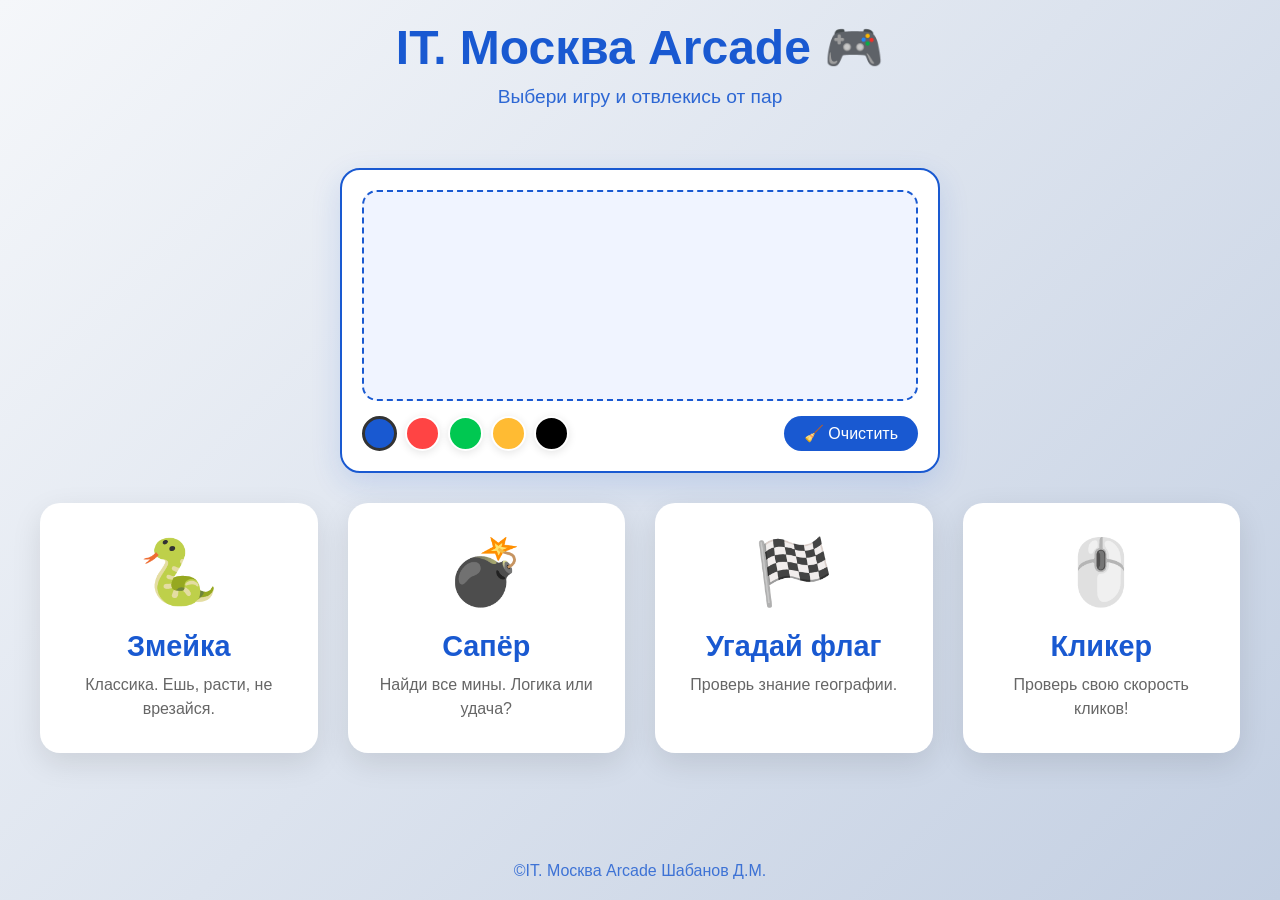
<file: index.html>
<!DOCTYPE html>
<html lang="ru">
<head>
    <meta charset="UTF-8">
    <meta name="viewport" content="width=device-width, initial-scale=1.0">
    <title>College Games | Главная</title>
    <link rel="stylesheet" href="style.css">
</head>
<body>
    <header>
        <h1>IT. Москва Arcade 🎮</h1>
        <p>Выбери игру и отвлекись от пар</p>
    </header>

    <!-- ПОЛОТНО ДЛЯ РИСОВАНИЯ -->
    <div class="drawing-container">
        <canvas id="drawCanvas" width="800" height="300"></canvas>
        <div class="drawing-tools">
            <div class="color-picker">
                <button class="color-btn" style="background: #1959d1;" data-color="#1959d1"></button>
                <button class="color-btn" style="background: #ff4444;" data-color="#ff4444"></button>
                <button class="color-btn" style="background: #00c851;" data-color="#00c851"></button>
                <button class="color-btn" style="background: #ffbb33;" data-color="#ffbb33"></button>
                <button class="color-btn" style="background: #000000;" data-color="#000000"></button>
            </div>
            <button class="clear-btn" id="clearCanvas">🧹 Очистить</button>
        </div>
    </div>

    <main class="games-grid">
        <!-- Карточка игры 1: Змейка -->
        <a href="games/snake.html" class="game-card">
            <div class="card-content">
                <span class="game-icon">🐍</span>
                <h2>Змейка</h2>
                <p>Классика. Ешь, расти, не врезайся.</p>
            </div>
        </a>

        <!-- Карточка игры 2: Сапер -->
        <a href="games/sapper.html" class="game-card">
            <div class="card-content">
                <span class="game-icon">💣</span>
                <h2>Сапёр</h2>
                <p>Найди все мины. Логика или удача?</p>
            </div>
        </a>

        <!-- Карточка игры 3: Угадай флаг -->
        <a href="games/flag.html" class="game-card">
            <div class="card-content">
                <span class="game-icon">🏁</span>
                <h2>Угадай флаг</h2>
                <p>Проверь знание географии.</p>
            </div>
        </a>

        <!-- Карточка игры 4: Кликер -->
        <a href="games/cps.html" class="game-card">
            <div class="card-content">
                <span class="game-icon">🖱️</span>
                <h2>Кликер</h2>
                <p>Проверь свою скорость кликов!</p>
            </div>
        </a>
    </main>

    <footer>
        <p>©IT. Москва Arcade Шабанов Д.М.</p>
    </footer>

    <script>
        // ===== ПОЛОТНО ДЛЯ РИСОВАНИЯ =====
        const canvas = document.getElementById('drawCanvas');
        const ctx = canvas.getContext('2d');
        let drawing = false;
        let currentColor = '#1959d1';

        // Начальные настройки
        ctx.lineWidth = 3;
        ctx.lineCap = 'round';
        ctx.strokeStyle = currentColor;

        // Функция для получения правильных координат
        function getMousePos(e) {
            const rect = canvas.getBoundingClientRect();
            const scaleX = canvas.width / rect.width;
            const scaleY = canvas.height / rect.height;
            
            return {
                x: (e.clientX - rect.left) * scaleX,
                y: (e.clientY - rect.top) * scaleY
            };
        }

        // Рисование
        canvas.addEventListener('mousedown', (e) => {
            e.preventDefault();
            drawing = true;
            const pos = getMousePos(e);
            ctx.beginPath();
            ctx.moveTo(pos.x, pos.y);
        });

        canvas.addEventListener('mousemove', (e) => {
            if (!drawing) return;
            e.preventDefault();
            const pos = getMousePos(e);
            ctx.lineTo(pos.x, pos.y);
            ctx.stroke();
        });

        canvas.addEventListener('mouseup', () => drawing = false);
        canvas.addEventListener('mouseleave', () => drawing = false);

        // Выбор цвета
        document.querySelectorAll('.color-btn').forEach(btn => {
            btn.addEventListener('click', () => {
                currentColor = btn.dataset.color;
                ctx.strokeStyle = currentColor;
                
                document.querySelectorAll('.color-btn').forEach(b => b.classList.remove('active'));
                btn.classList.add('active');
            });
        });

        // Очистка
        document.getElementById('clearCanvas').addEventListener('click', () => {
            ctx.clearRect(0, 0, canvas.width, canvas.height);
        });

        // Делаем первую кнопку активной
        document.querySelector('.color-btn').classList.add('active');
    </script>
</body>
</html>
</file>
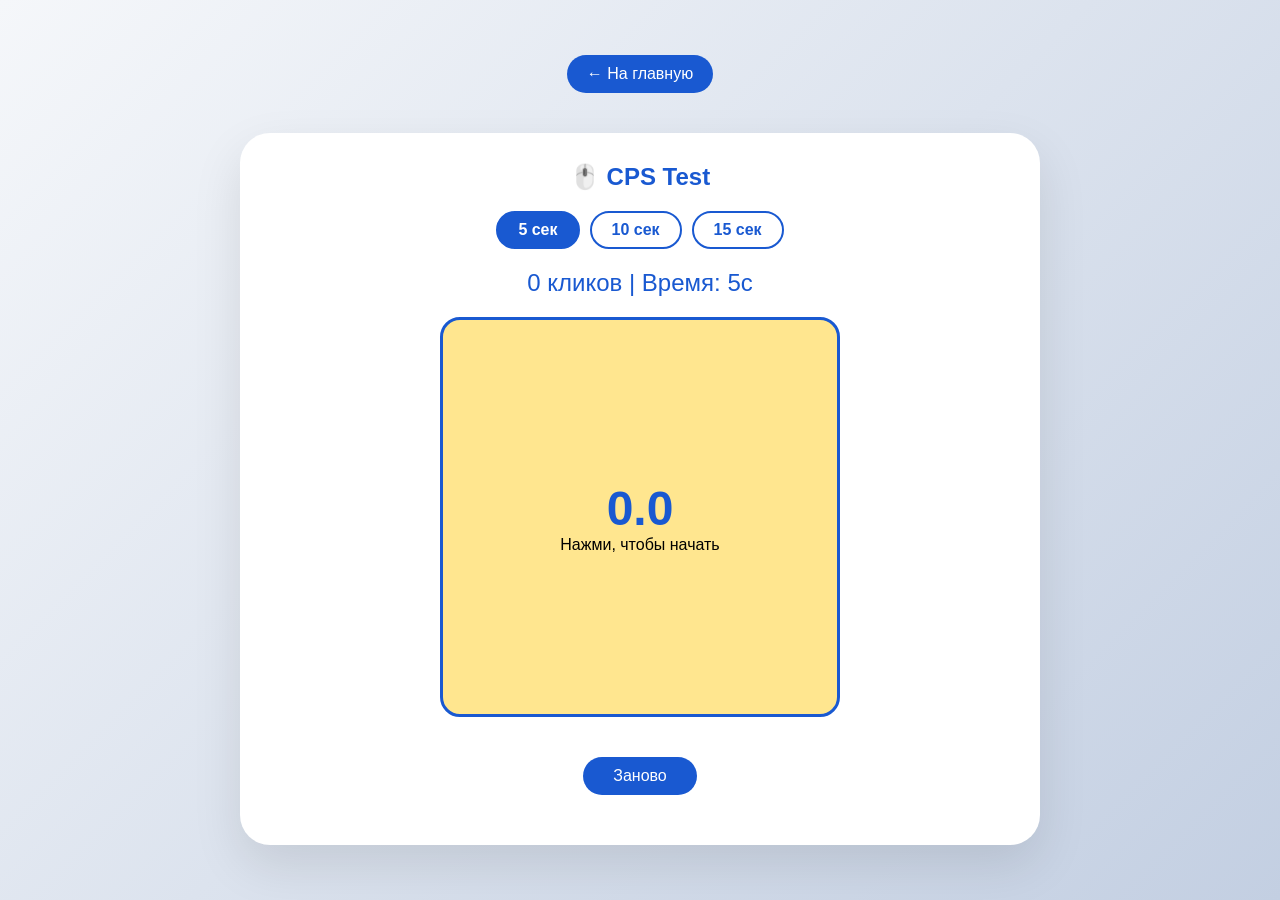
<file: games/cps.html>
<!DOCTYPE html>
<html lang="ru">
<head>
    <meta charset="UTF-8">
    <meta name="viewport" content="width=device-width, initial-scale=1.0">
    <title>CPS Test</title>
    <link rel="stylesheet" href="../style.css">
    <style>
        #click-area {
            width: 400px;
            height: 400px;
            background: #c3cfe2;
            margin: 20px auto;
            border-radius: 20px;
            display: flex;
            flex-direction: column;
            align-items: center;
            justify-content: center;
            cursor: pointer;
            user-select: none;
            transition: 0.2s;
            border: 3px solid #1959d1;
        }
        #click-area:active {
            transform: scale(0.98);
        }
        #click-area.waiting {
            background: #ffe68f;
        }
        #click-area.active {
            background: #a5d6ff;
        }
        .stats {
            font-size: 1.5em;
            color: #1959d1;
            margin: 10px;
        }
        .cps-display {
            font-size: 3em;
            font-weight: bold;
            color: #1959d1;
        }
        .result-message {
            font-size: 1.8em;
            margin-top: 20px;
            color: #1959d1;
        }
        .reset-btn {
            background: #1959d1;
            color: white;
            border: none;
            padding: 10px 30px;
            border-radius: 30px;
            font-size: 1.2em;
            cursor: pointer;
            margin: 20px;
        }
        .time-selector {
            display: flex;
            justify-content: center;
            gap: 10px;
            margin: 20px 0;
        }
        .time-btn {
            background: white;
            border: 2px solid #1959d1;
            color: #1959d1;
            padding: 8px 20px;
            border-radius: 30px;
            font-size: 1em;
            font-weight: bold;
            cursor: pointer;
            transition: 0.2s;
        }
        .time-btn:hover {
            background: #1959d1;
            color: white;
        }
        .time-btn.active {
            background: #1959d1;
            color: white;
        }
    </style>
</head>
<body>
    <a href="../index.html" class="back-link">← На главную</a>
    <div class="game-container">
        <h2>🖱️ CPS Test</h2>
        
        <div class="time-selector">
            <button class="time-btn active" data-time="5" onclick="setTime(5)">5 сек</button>
            <button class="time-btn" data-time="10" onclick="setTime(10)">10 сек</button>
            <button class="time-btn" data-time="15" onclick="setTime(15)">15 сек</button>
        </div>
        
        <div class="stats">
            <span id="clicks">0</span> кликов | Время: <span id="timer">5</span>с
        </div>
        
        <div id="click-area" class="waiting">
            <div class="cps-display" id="cps">0.0</div>
            <div id="instruction">Нажми, чтобы начать</div>
        </div>
        
        <div id="result" class="result-message"></div>
        <button class="reset-btn" onclick="resetTest()">Заново</button>
    </div>
    <script src="js/cps.js"></script>
</body>
</html>
</file>
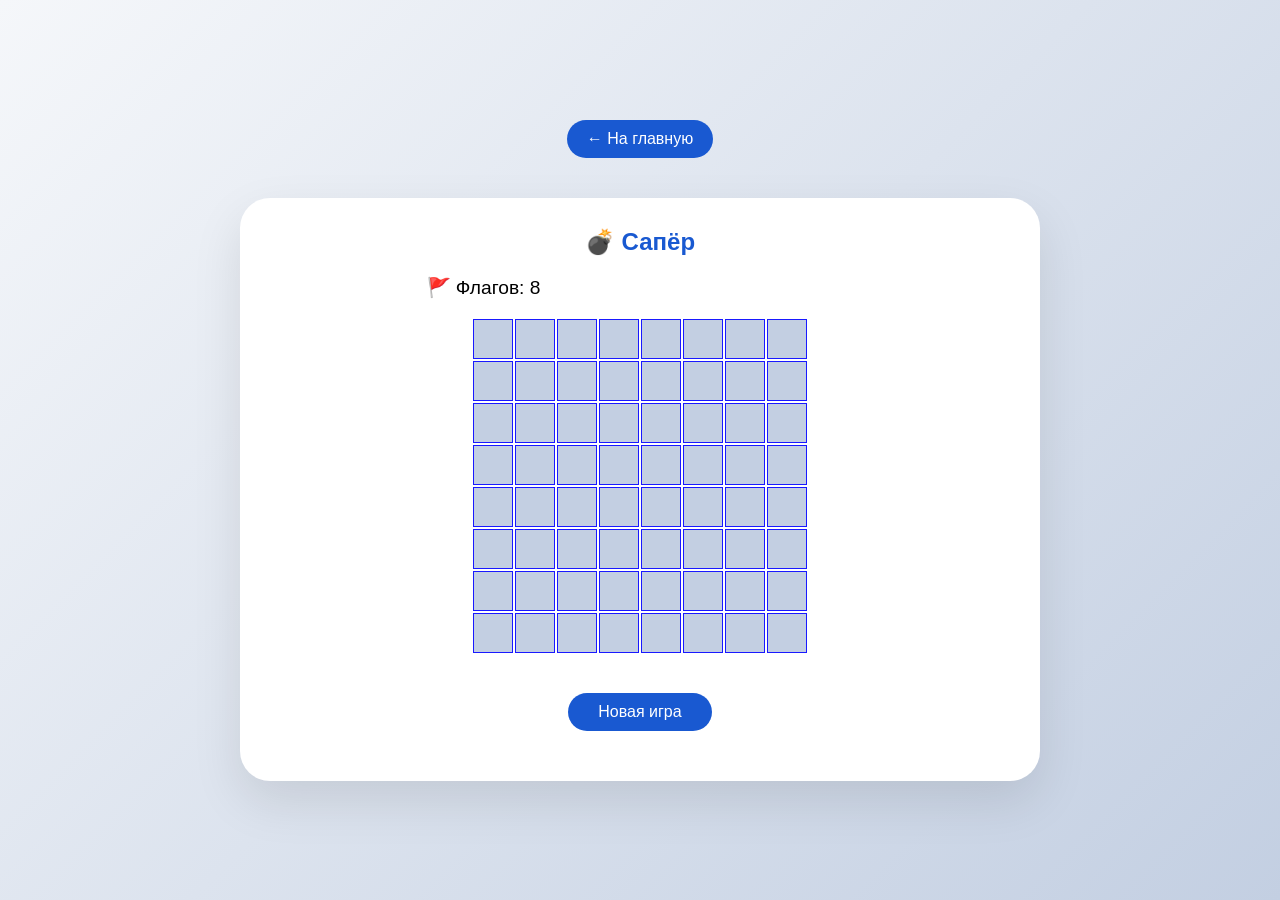
<file: games/sapper.html>
<!DOCTYPE html>
<html lang="ru">
<head>
    <meta charset="UTF-8">
    <meta name="viewport" content="width=device-width, initial-scale=1.0">
    <title>Сапёр</title>
    <link rel="stylesheet" href="../style.css">
    <style>
        .board {
            display: grid;
            grid-template-columns: repeat(8, 40px);
            gap: 2px;
            justify-content: center;
            margin: 20px 0;
        }
        .cell {
            width: 40px;
            height: 40px;
            background: #c3cfe2;
            border: 1px solid #1919ff;  /* Новый цвет */
            display: flex;
            align-items: center;
            justify-content: center;
            font-weight: bold;
            cursor: pointer;
            transition: 0.1s;
            color: #1919ff;  /* Новый цвет */
            font-size: 1.2em;
        }
        .cell.open {
            background: white;
        }
        .cell.mine {
            background: #ff4444;
            color: white;
        }
        .cell.flagged {
            background: #ffe68f;
        }
        .reset-btn {
            background: #1919ff;  /* Новый цвет */
            color: white;
            border: none;
            padding: 10px 30px;
            border-radius: 30px;
            font-size: 1em;
            cursor: pointer;
            margin: 20px;
        }
        .info-panel {
            display: flex;
            justify-content: space-around;
            margin-bottom: 20px;
            font-size: 1.2em;
        }
    </style>
</head>
<body>
    <a href="../index.html" class="back-link">← На главную</a>
    <div class="game-container">
        <h2>💣 Сапёр</h2>
        <div class="info-panel">
            <div>🚩 Флагов: <span id="flags-count">8</span></div>
            <div id="message"></div>
        </div>
        <div id="board" class="board"></div>
        <button class="reset-btn" onclick="initGame()">Новая игра</button>
    </div>
    <script src="js/sapper.js"></script>
</body>
</html>
</file>
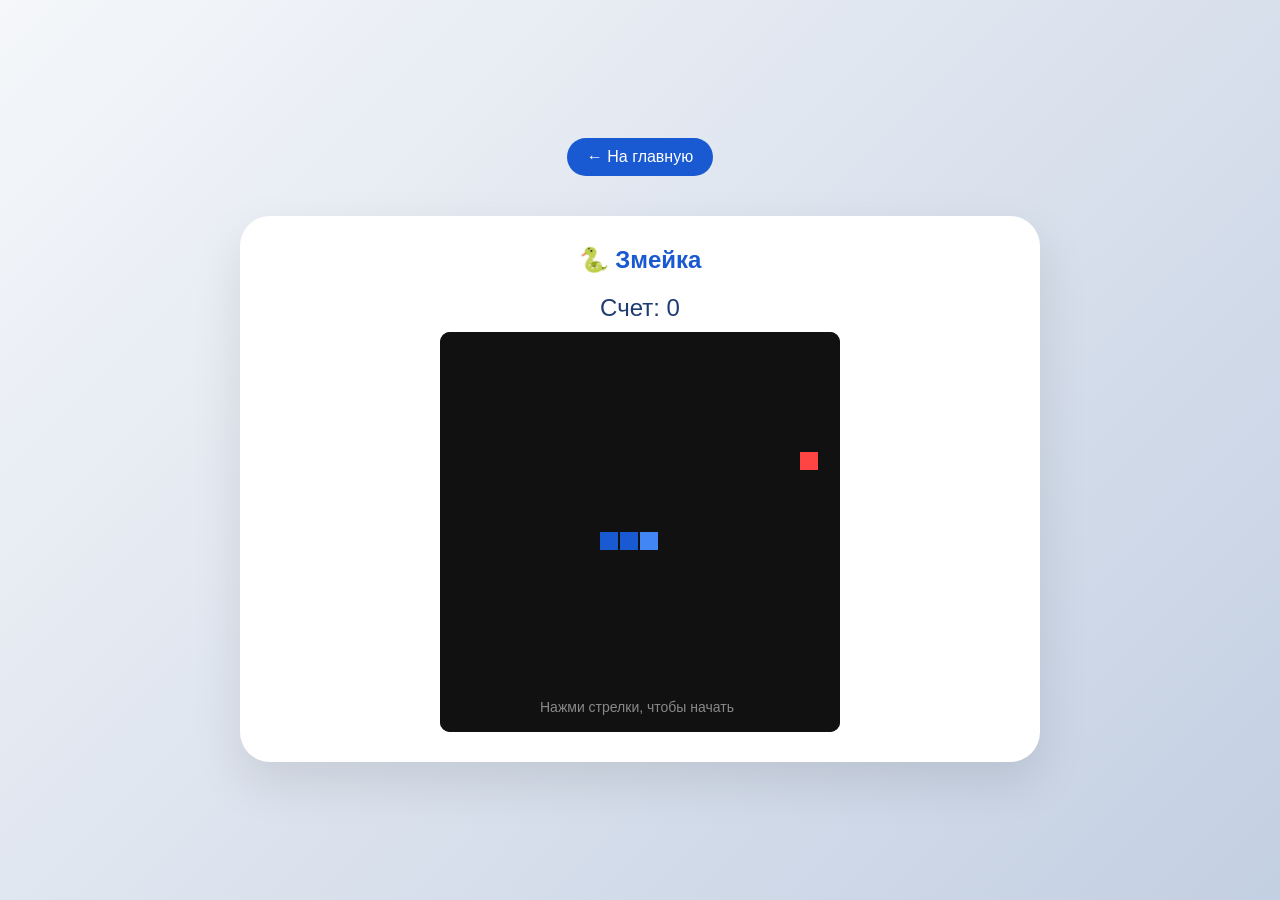
<file: games/snake.html>
<!DOCTYPE html>
<html lang="ru">
<head>
    <meta charset="UTF-8">
    <meta name="viewport" content="width=device-width, initial-scale=1.0">
    <title>Змейка</title>
    <link rel="stylesheet" href="../style.css">
    <style>
        canvas { background: #111; display: block; margin: 0 auto; border-radius: 10px; }
        .score { font-size: 1.5em; color: #1e3c72; margin: 10px; }
    </style>
</head>
<body>
    <a href="../index.html" class="back-link">← На главную</a>
    <div class="game-container">
        <h2>🐍 Змейка</h2>
        <div class="score">Счет: <span id="score">0</span></div>
        <canvas id="gameCanvas" width="400" height="400"></canvas>
   
    </div>
    <script src="js/snake.js"></script>
</body>
</html>
</file>
<file: style.css>
/* style.css */
* {
    margin: 0;
    padding: 0;
    box-sizing: border-box;
    font-family: 'Segoe UI', Tahoma, Geneva, Verdana, sans-serif;
}

body {
    background: linear-gradient(135deg, #f5f7fa 0%, #c3cfe2 100%);
    min-height: 100vh;
    display: flex;
    flex-direction: column;
    align-items: center;
    justify-content: center;
    padding: 20px;
}

/* Шапка */
header {
    text-align: center;
    margin-bottom: 40px;
}

header h1 {
    font-size: 3em;
    color: #1959d1;  /* Новый цвет */
    margin-bottom: 10px;
}

header p {
    color: #1959d1;  /* Новый цвет */
    font-size: 1.2em;
    opacity: 0.9;
}

/* Сетка с играми */
.games-grid {
    display: grid;
    grid-template-columns: repeat(auto-fit, minmax(250px, 1fr));
    gap: 30px;
    max-width: 1200px;
    width: 100%;
    margin-bottom: 50px;
}

/* Карточка игры */
.game-card {
    text-decoration: none;
    color: inherit;
    background-color: white;
    border-radius: 20px;
    padding: 30px 20px;
    box-shadow: 0 10px 30px rgba(0, 0, 0, 0.1);
    transition: transform 0.3s ease, box-shadow 0.3s ease;
    border: 2px solid transparent;
}

.game-card:hover {
    transform: translateY(-10px);
    box-shadow: 0 20px 40px rgba(25, 89, 209, 0.3);  /* Новый цвет с прозрачностью */
    border-color: #1959d1;  /* Новый цвет */
}

.card-content {
    text-align: center;
}

.game-icon {
    font-size: 4em;
    display: block;
    margin-bottom: 20px;
}

.game-card h2 {
    color: #1959d1;  /* Новый цвет */
    margin-bottom: 10px;
    font-size: 1.8em;
}

.game-card p {
    color: #666;
    line-height: 1.5;
}

/* Подвал */
footer {
    margin-top: auto;
    color: #1959d1;  /* Новый цвет */
    opacity: 0.8;
}

/* Навигация внутри игр (чтобы вернуться назад) */
.back-link {
    display: inline-block;
    margin: 20px 0;
    padding: 10px 20px;
    background-color: #1959d1;  /* Новый цвет */
    color: white;
    text-decoration: none;
    border-radius: 30px;
    transition: background-color 0.2s;
}

.back-link:hover {
    background-color: #0e3a8a;  /* Чуть темнее для наведения */
}

/* Общий контейнер для игр */
.game-container {
    background-color: white;
    border-radius: 30px;
    padding: 30px;
    box-shadow: 0 20px 50px rgba(0,0,0,0.1);
    max-width: 800px;
    width: 100%;
    margin: 20px 0;
    text-align: center;
}

.game-container h2 {
    color: #1959d1;  /* Новый цвет */
    margin-bottom: 20px;
}

/* Дополнительные стили для кнопок в играх */
button.reset-btn {
    background: #1959d1;  /* Новый цвет */
    color: white;
    border: none;
    padding: 10px 30px;
    border-radius: 30px;
    font-size: 1em;
    cursor: pointer;
    margin: 20px;
    transition: background 0.2s;
}

button.reset-btn:hover {
    background: #0e3a8a;  /* Чуть темнее */
}

/* Статистика */
.stats-container {
    background: white;
    border-radius: 20px;
    padding: 20px;
    margin: 20px 0 30px;
    box-shadow: 0 5px 20px rgba(25, 89, 209, 0.1);
    max-width: 600px;
    width: 100%;
}

.stats-row {
    display: flex;
    justify-content: space-around;
    gap: 20px;
    margin-bottom: 15px;
}

.stat-block {
    display: flex;
    align-items: center;
    gap: 10px;
    background: #f5f7fa;
    padding: 10px 20px;
    border-radius: 15px;
    flex: 1;
}

.stat-icon {
    font-size: 2em;
}

.stat-info {
    display: flex;
    flex-direction: column;
}

.stat-label {
    font-size: 0.9em;
    color: #666;
}

.stat-value {
    font-size: 1.5em;
    font-weight: bold;
    color: #1959d1;
}

.stat-desc {
    font-size: 0.8em;
    color: #999;
}

.total-stats {
    text-align: center;
    margin-top: 15px;
    padding-top: 15px;
    border-top: 2px dashed #1959d1;
    font-size: 1.2em;
    color: #1959d1;
}

.total-icon {
    margin-right: 10px;
    font-size: 1.3em;
}
/* ПОЛОТНО ДЛЯ РИСОВАНИЯ */
.drawing-container {
    background: white;
    border-radius: 20px;
    padding: 20px;
    margin: 20px auto 30px;
    max-width: 600px;
    width: 100%;
    box-shadow: 0 10px 30px rgba(25, 89, 209, 0.15);
    border: 2px solid #1959d1;
}

#drawCanvas {
    display: block;
    width: 100%;
    height: auto;
    background: #f0f4ff;
    border-radius: 15px;
    cursor: crosshair;
    border: 2px dashed #1959d1;
}

.drawing-tools {
    display: flex;
    justify-content: space-between;
    align-items: center;
    margin-top: 15px;
    flex-wrap: wrap;
    gap: 10px;
}

.color-picker {
    display: flex;
    gap: 8px;
    flex-wrap: wrap;
}

.color-btn {
    width: 35px;
    height: 35px;
    border-radius: 50%;
    border: 2px solid white;
    cursor: pointer;
    transition: 0.2s;
    box-shadow: 0 2px 8px rgba(0,0,0,0.1);
}

.color-btn:hover {
    transform: scale(1.1);
}

.color-btn.active {
    border: 3px solid #333;
    box-shadow: 0 0 0 2px white;
}

.clear-btn {
    background: #1959d1;
    color: white;
    border: none;
    padding: 8px 20px;
    border-radius: 30px;
    font-size: 1em;
    cursor: pointer;
    transition: 0.2s;
    display: flex;
    align-items: center;
    gap: 5px;
}

.clear-btn:hover {
    background: #0e3a8a;
    transform: scale(1.02);
}

.drawing-hint {
    text-align: center;
    color: #666;
    font-size: 0.9em;
    margin-top: 10px;
}

/* Адаптивность */
@media (max-width: 600px) {
    .drawing-tools {
        flex-direction: column;
    }
    
    .color-picker {
        justify-content: center;
    }
}
/* ===== МОБИЛЬНАЯ ВЕРСИЯ ===== */
@media (max-width: 768px) {
    header h1 {
        font-size: 2em;
    }
    
    header p {
        font-size: 1em;
    }
    
    .games-grid {
        grid-template-columns: 1fr;
        gap: 15px;
        padding: 10px;
    }
    
    .game-card {
        padding: 20px;
    }
    
    .game-icon {
        font-size: 3em;
    }
    
    .game-card h2 {
        font-size: 1.5em;
    }
    
    /* Для полотна рисования */
    .drawing-container {
        padding: 10px;
    }
    
    #drawCanvas {
        width: 100%;
        height: auto;
    }
    
    .drawing-tools {
        flex-direction: column;
        gap: 10px;
    }
    
    .color-picker {
        justify-content: center;
    }
    
    /* Для страниц игр */
    .game-container {
        padding: 15px;
        margin: 10px;
    }
    
    canvas {
        width: 100%;
        height: auto;
    }
    
    .back-link {
        margin: 10px;
    }
    
    .stats-container {
        padding: 10px;
    }
    
    .stats-row {
        flex-direction: column;
        gap: 10px;
    }
}

/* Для очень маленьких экранов */
@media (max-width: 480px) {
    header h1 {
        font-size: 1.5em;
    }
    
    .stat-block {
        padding: 10px;
    }
    
    .stat-icon {
        font-size: 1.5em;
    }
    
    .stat-value {
        font-size: 1.2em;
    }
    
    .random-btn {
        padding: 10px 20px;
        font-size: 1em;
    }
}
</file>
